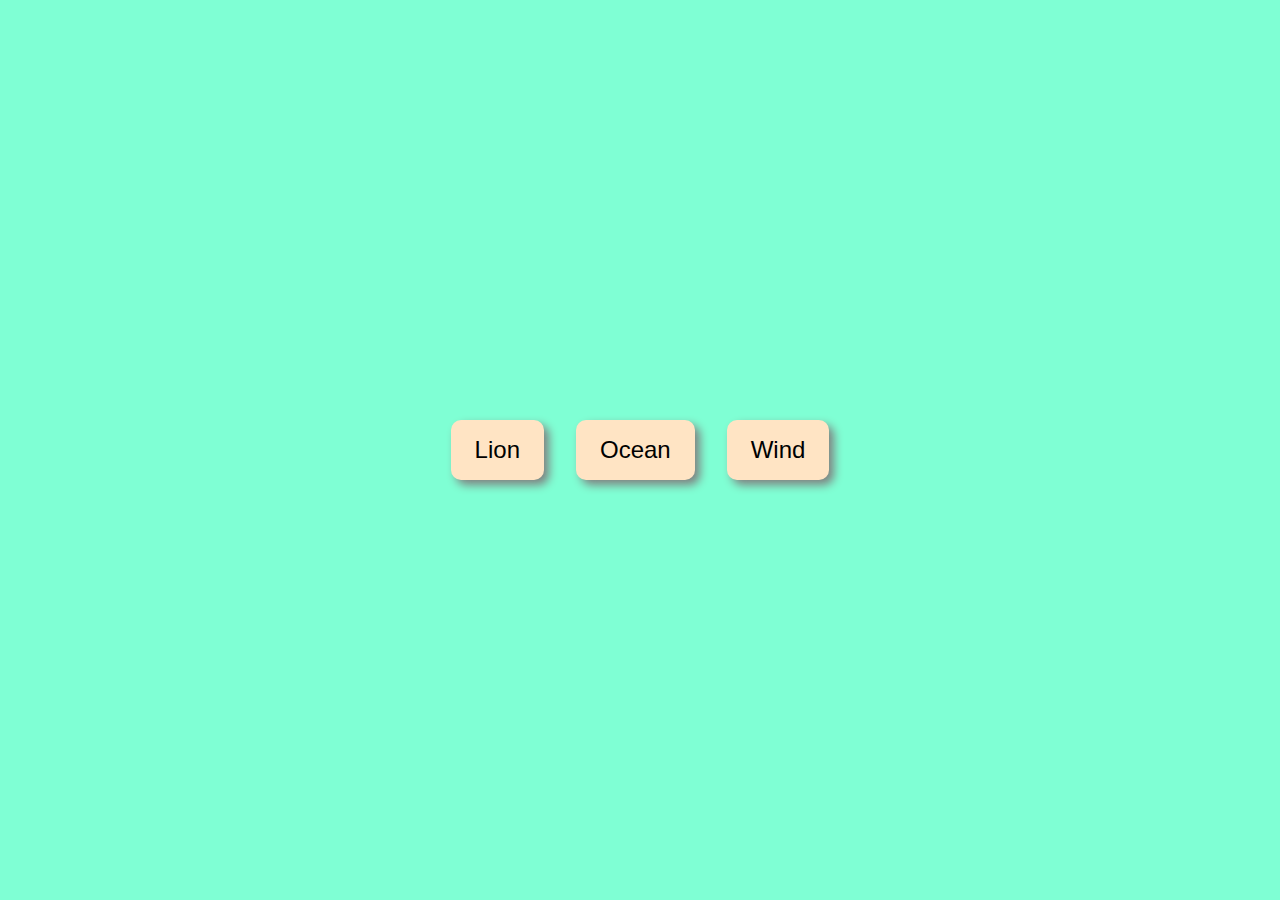
<file: audio-page/index.html>
<!DOCTYPE html>
<html lang="en">
<head>
    <meta charset="UTF-8">
    <meta http-equiv="X-UA-Compatible" content="IE=edge">
    <meta name="viewport" content="width=device-width, initial-scale=1.0">
    <title>Document</title>
    <link rel="stylesheet" href="./styles/style.css">
</head>
<body>
    <audio id="Lion" src="./sounds/lion.mp3">Lion</audio>
    <audio id="Ocean" src="./sounds/ocean.mp3">Ocean</audio>
    <audio id="Wind" src="./sounds/wind.mp3">Wind</audio>

    <div id="buttons"></div>

</body>
<script src="./app.js"></script>
</html>
</file>
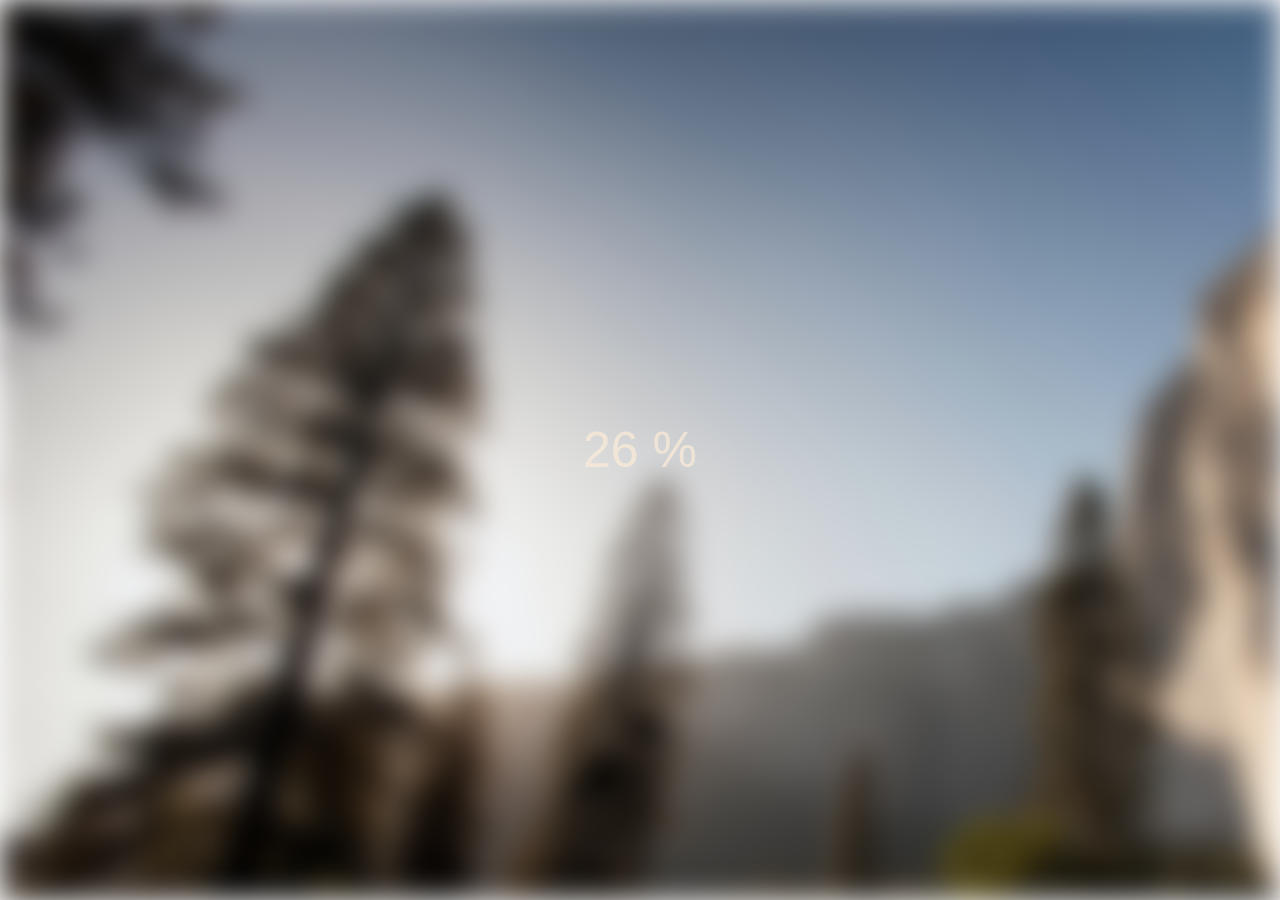
<file: blurry-loading/index.html>
<!DOCTYPE html>
<html lang="en">
<head>
    <meta charset="UTF-8">
    <meta http-equiv="X-UA-Compatible" content="IE=edge">
    <meta name="viewport" content="width=device-width, initial-scale=1.0">
    <title>Document</title>
    <link rel="stylesheet" href="./styles/style.css">
</head>
<body>
    <div class="loading-text">0%</div>
    <div class="pic-cover"></div>
</body>
<script src="./app.js"></script>
</html>
</file>
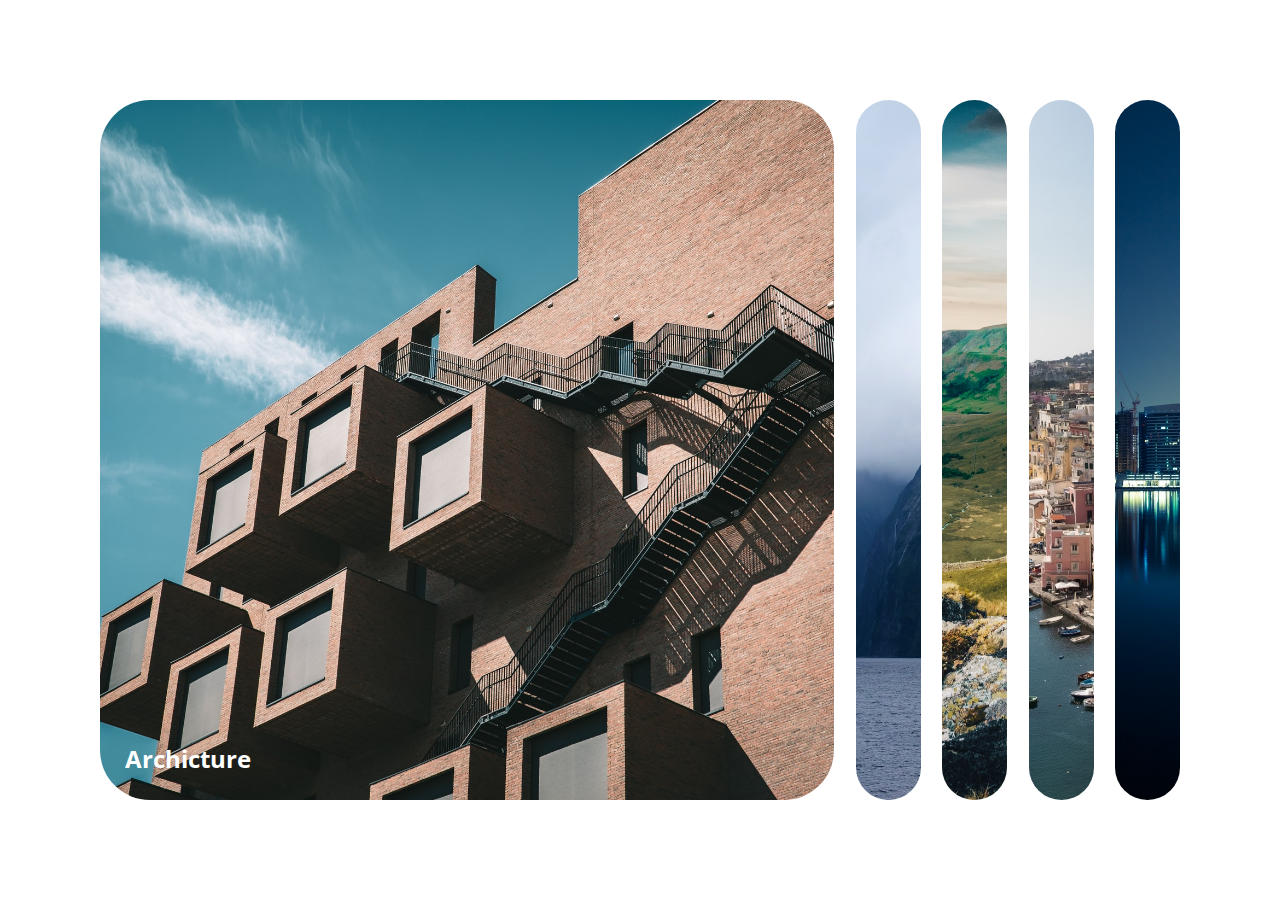
<file: expanding-cards/index.html>
<!DOCTYPE html>
<html lang="en">
  <head>
    <meta charset="UTF-8" />
    <meta http-equiv="X-UA-Compatible" content="IE=edge" />
    <meta name="viewport" content="width=device-width, initial-scale=1.0" />
    <title>Expanding Cards</title>
    <link rel="stylesheet" href="./styles/style.css" />
    <script
      src="https://code.jquery.com/jquery-3.6.0.min.js"
      integrity="sha256-/xUj+3OJU5yExlq6GSYGSHk7tPXikynS7ogEvDej/m4="
      crossorigin="anonymous"
    ></script>
  </head>
  <body>
    <div class="container">
      <div class="photo active">
        <img
          src="./img/alain-sYlkA3NXuoI-unsplash.jpg"
          alt="Archicture"
          class="img"
        />
        <h3 class="title">Archicture</h3>
      </div>
      <div class="photo">
        <img
          src="./img/ed-maughan-EezLu2p93uM-unsplash.jpg"
          alt=">Mountain"
          class="img"
        />
        <h3 class="title">Mountain</h3>
      </div>
      <div class="photo">
        <img
          src="./img/jonny-gios-h_XcnLbDc_0-unsplash.jpg"
          alt="Valley"
          class="img"
        />
        <h3 class="title">Valley</h3>
      </div>
      <div class="photo">
        <img
          src="./img/laurent-gence-IrOyCOYQReg-unsplash.jpg"
          alt="River Bank"
          class="img"
        />
        <h3 class="title">River Bank</h3>
      </div>
      <div class="photo">
        <img
          src="./img/robert-bock-cV4qkkorDFY-unsplash.jpg"
          alt="City Night"
          class="img"
        />
        <h3 class="title">City Night</h3>
      </div>
    </div>
  </body>
  <script src="./app.js"></script>
</html>
</file>
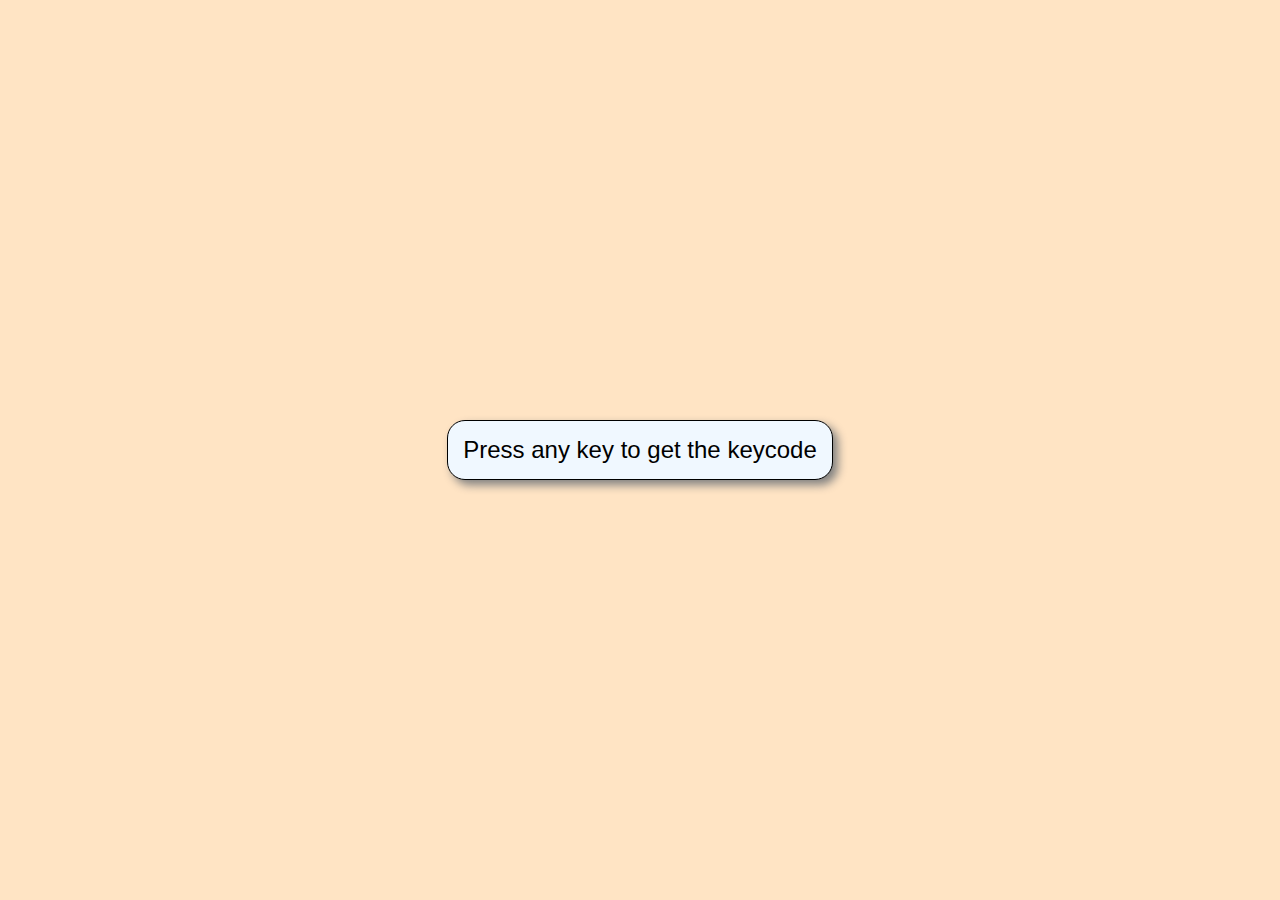
<file: get-keycodes/index.html>
<!DOCTYPE html>
<html lang="en">
<head>
    <meta charset="UTF-8">
    <meta http-equiv="X-UA-Compatible" content="IE=edge">
    <meta name="viewport" content="width=device-width, initial-scale=1.0">
    <title>Document</title>
    <link rel="stylesheet" href="./styles/style.css">
</head>
<body>
    <div class="init-text">Press any key to get the keycode</div>
    <div class="container hidden">
        <div class="event-key">
            <h6 class="key-text inner-text">Event Key</h6>
            <div class="key-box inner-box"></div>
        </div>
        <div class="event-keyCode">
            <h6 class="keyCode-text inner-text">Event KeyCode</h6>
            <div class="keyCode-box inner-box"></div>
        </div>
        <div class="event-code">
            <h6 class="code-text inner-text">Event Code</h6>
            <div class="code-box inner-box"></div>
        </div>
    </div>
</body>
<script src="./app.js"></script>
</html>
</file>
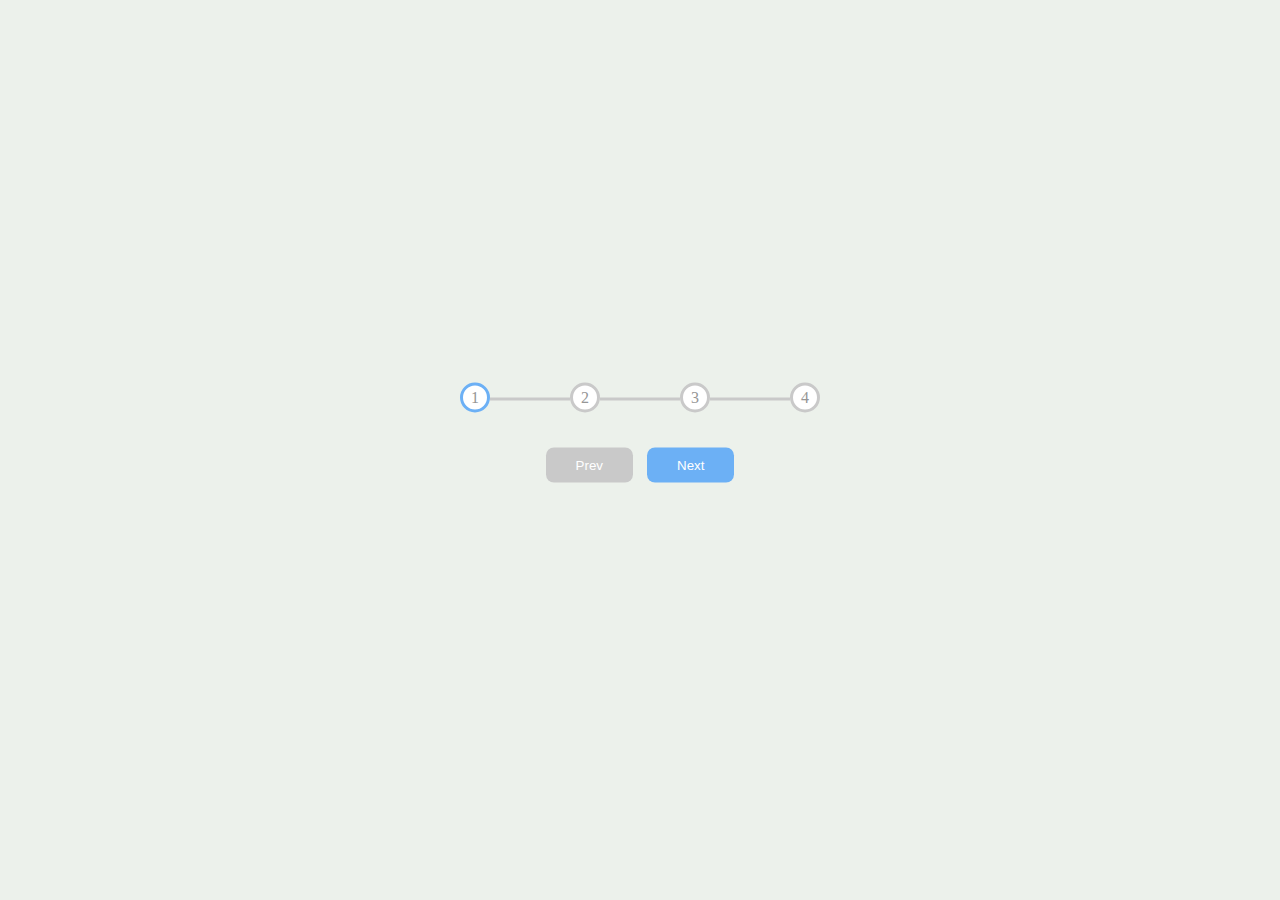
<file: progress-steps/index.html>
<!DOCTYPE html>
<html lang="en">

<head>
    <meta charset="UTF-8">
    <meta http-equiv="X-UA-Compatible" content="IE=edge">
    <meta name="viewport" content="width=device-width, initial-scale=1.0">
    <title>Progress-Steps</title>
    <link rel="stylesheet" href="./styles/style.css">
</head>

<body>
    <div class="container">
        <div class="bar">
            <div class="bar__step active">1</div>
            <div class="bar__step">2</div>
            <div class="bar__step">3</div>
            <div class="bar__step">4</div>
        </div>
        <div class="controller">
            <button class="btn controller__prev disabled" disabled>Prev</button>
            <button class="btn controller__next">Next</button>
        </div>
    </div>
</body>
<script src="app.js"></script>

</html>
</file>
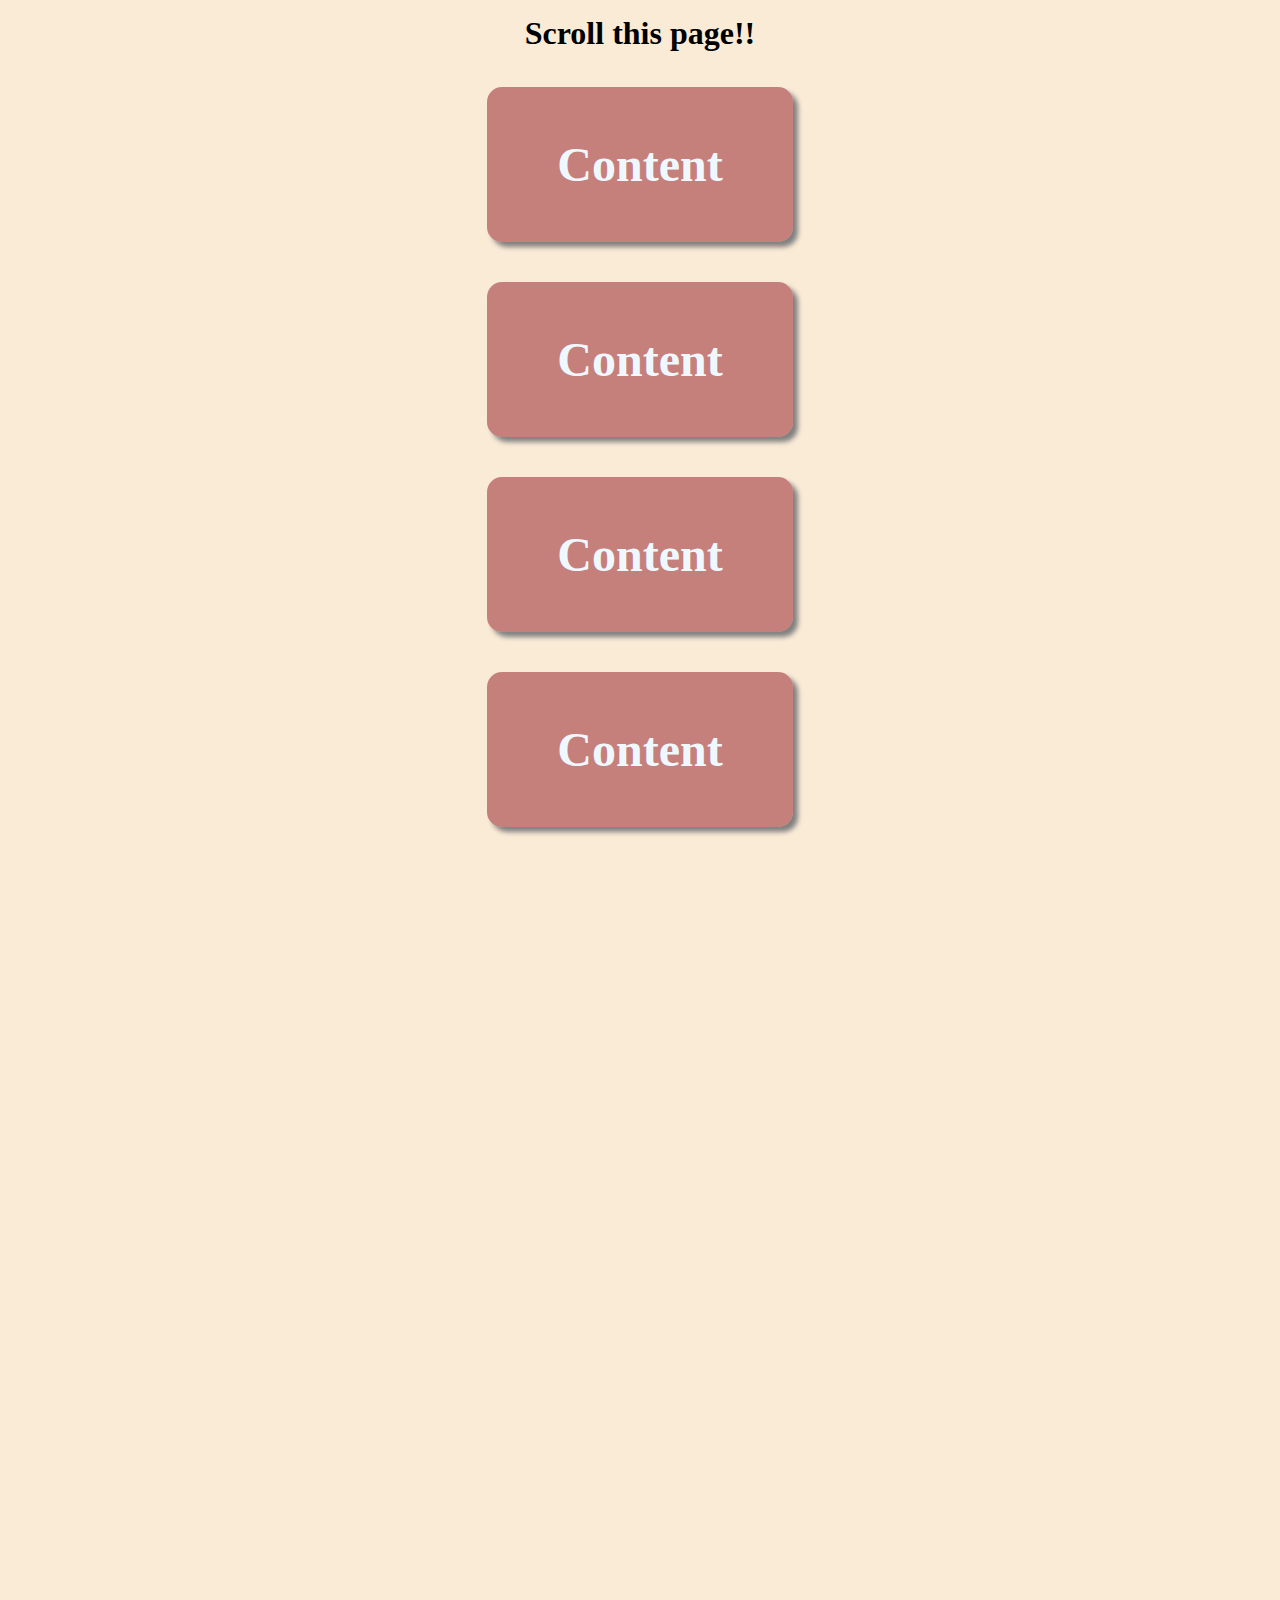
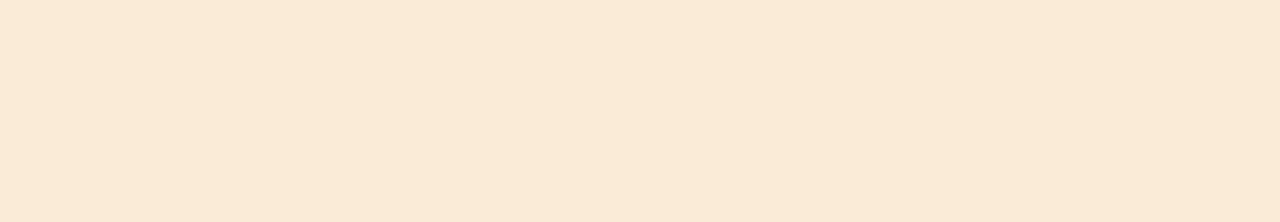
<file: scroll-animation/index.html>
<!DOCTYPE html>
<html lang="en">
<head>
    <meta charset="UTF-8">
    <meta http-equiv="X-UA-Compatible" content="IE=edge">
    <meta name="viewport" content="width=device-width, initial-scale=1.0">
    <title>Scroll Animation</title>
    <link rel="stylesheet" href="./styles/style.css">
</head>
<body>
    <h1>Scroll this page!!</h1>
    <div class="box-container">
        <div class="content-box">Content</div>
        <div class="content-box">Content</div>
        <div class="content-box">Content</div>
        <div class="content-box">Content</div>
        <div class="content-box">Content</div>
        <div class="content-box">Content</div>
        <div class="content-box">Content</div>
        <div class="content-box">Content</div>
        <div class="content-box">Content</div>

    </div>
</body>
<script src="./app.js"></script>
</html>
</file>
<file: audio-page/styles/style.css>
* {
  padding: 0;
  margin: 0;
  box-sizing: border-box;
}

body {
  background-color: aquamarine;
  font-family: "Ubuntu", sans-serif;
  display: flex;
  align-items: center;
  justify-content: center;
  height: 100vh;
  overflow: hidden;
}

.btn {
  background-color: bisque;
  padding: 1rem 1.5rem;
  margin: 1rem;
  font-size: 24px;
  border: none;
  border-radius: 10px;
  box-shadow: 5px 5px 10px gray;
  cursor: pointer;
}

.btn:hover {
  opacity: 0.9;
}/*# sourceMappingURL=style.css.map */
</file>
<file: blurry-loading/styles/style.css>
* {
  margin: 0;
  padding: 0;
  box-sizing: border-box;
}

body {
  font-family: "Ubuntu", sans-serif;
  display: flex;
  align-items: center;
  justify-content: center;
  height: 100vh;
  overflow: hidden;
}

.loading-text {
  font-size: 50px;
  color: antiquewhite;
  position: absolute;
}

.pic-cover {
  position: absolute;
  background-image: url("../images/nature.jpg");
  background-size: auto;
  width: 100vw;
  height: 100vh;
  z-index: -1;
  filter: blur(0px);
}/*# sourceMappingURL=style.css.map */
</file>
<file: expanding-cards/styles/style.css>
@import url("https://fonts.googleapis.com/css2?family=Noto+Sans+TC:wght@100;300;400;500;700;900&family=Noto+Sans:ital,wght@0,400;0,700;1,400;1,700&family=Open+Sans&display=swap");
* {
  box-sizing: border-box;
  margin: 0;
}

h3 {
  font-size: 24px;
}

.container {
  width: 100%;
  height: 100vh;
  display: flex;
  justify-content: space-between;
  padding: 100px;
}
.container .photo {
  display: flex;
  position: relative;
  border-radius: 50px;
  width: 6%;
  transition: all 1s ease-out;
  cursor: pointer;
}
.container .photo.active {
  width: 68%;
}
.container .photo.active .img {
  width: 100%;
}
.container .photo.active .title {
  transition: all 1s ease;
  opacity: 1;
}
.container .photo .img {
  position: absolute;
  height: 100%;
  max-width: 100%;
  border-radius: 50px;
  -o-object-fit: cover;
     object-fit: cover;
  z-index: 1;
  overflow: hidden;
}
.container .photo .title {
  opacity: 0;
  font-family: Open Sans;
  color: #ffffff;
  margin: auto 0px 25px 25px;
  z-index: 10;
}/*# sourceMappingURL=style.css.map */
</file>
<file: get-keycodes/styles/style.css>
* {
  margin: 0;
  padding: 0;
  box-sizing: border-box;
}

body {
  background-color: bisque;
  font-family: "Ubuntu", sans-serif;
  display: flex;
  align-items: center;
  justify-content: center;
  height: 100vh;
}

.init-text {
  background-color: aliceblue;
  border: 0.5px black solid;
  border-radius: 18px;
  box-shadow: 5px 5px 10px gray;
  padding: 15px;
  font-size: 24px;
  cursor: pointer;
}
.init-text.hidden {
  display: none;
}

.container {
  display: flex;
  align-items: center;
  justify-content: space-between;
  width: 50%;
}
.container.hidden {
  display: none;
}
.container .inner-text {
  font-size: 18px;
}
.container .inner-box {
  margin-top: 20px;
  background-color: aliceblue;
  min-height: 50px;
  width: 100%;
  border: 0.5px black solid;
  border-radius: 12px;
  box-shadow: 5px 5px 10px gray;
  text-align: center;
  font-size: 18px;
  font-weight: 500;
  padding-top: 10px;
}/*# sourceMappingURL=style.css.map */
</file>
<file: progress-steps/styles/style.css>
* {
  margin: 0px;
  padding: 0px;
  box-sizing: border-box;
  background-color: #ecf1eb;
}

button {
  background-color: none;
  border: none;
}

.controller .btn {
  padding: 10px 30px;
  border-radius: 8px;
  margin: 35px 5px;
  background-color: #6cb0f5;
  color: white;
  cursor: pointer;
}
.controller .btn.disabled {
  background-color: rgb(201, 201, 201);
  cursor: not-allowed;
}

.container {
  display: flex;
  flex-direction: column;
  align-items: center;
  position: absolute;
  top: 50%;
  left: 50%;
  transform: translate(-50%, -50%);
}
.container .bar {
  display: flex;
}
.container .bar__step {
  height: 30px;
  width: 30px;
  margin-right: 80px;
  background-color: white;
  color: rgb(150, 150, 150);
  display: flex;
  justify-content: center;
  align-items: center;
  border: 3px solid rgb(201, 201, 201);
  border-radius: 50%;
  position: relative;
  transition: all ease-in 0.5s 0.4s;
}
.container .bar__step.active {
  border-color: #6cb0f5;
  transition: all ease-in 0.5s;
}
.container .bar :nth-last-child(1)::before,
.container .bar :nth-last-child(2)::before,
.container .bar :nth-last-child(3)::before {
  content: "";
  position: absolute;
  width: 80px;
  height: 3px;
  background-color: rgb(201, 201, 201);
  top: 50%;
  right: 27px;
  transition: all ease-in 0.4s;
}
.container .bar :nth-last-child(1).active::before,
.container .bar :nth-last-child(2).active::before,
.container .bar :nth-last-child(3).active::before {
  background-color: #6cb0f5;
  transition: all ease-in 0.4s;
}
.container .bar :nth-last-child(1) {
  margin-right: 0px;
}/*# sourceMappingURL=style.css.map */
</file>
<file: scroll-animation/styles/style.css>
* {
  margin: 0;
  padding: 0;
  box-sizing: border-box;
}

body {
  background-color: antiquewhite;
  display: flex;
  justify-content: center;
  align-items: center;
  flex-direction: column;
  overflow-x: hidden;
}

h1 {
  margin: 15px 15px;
}

.box-container {
  display: flex;
  flex-direction: column;
}
.box-container .content-box {
  background-color: rgba(144, 22, 33, 0.5);
  border-radius: 15px;
  margin: 20px;
  padding: 50px 70px;
  font-size: 48px;
  font-weight: 700;
  color: aliceblue;
  box-shadow: 5px 5px 5px gray;
  transform: translateX(300%);
  transition: transform 0.4s ease;
}
.box-container .content-box:nth-of-type(even) {
  transform: translateX(-300%);
}
.box-container .content-box.show {
  transform: translateX(0);
}/*# sourceMappingURL=style.css.map */
</file>
